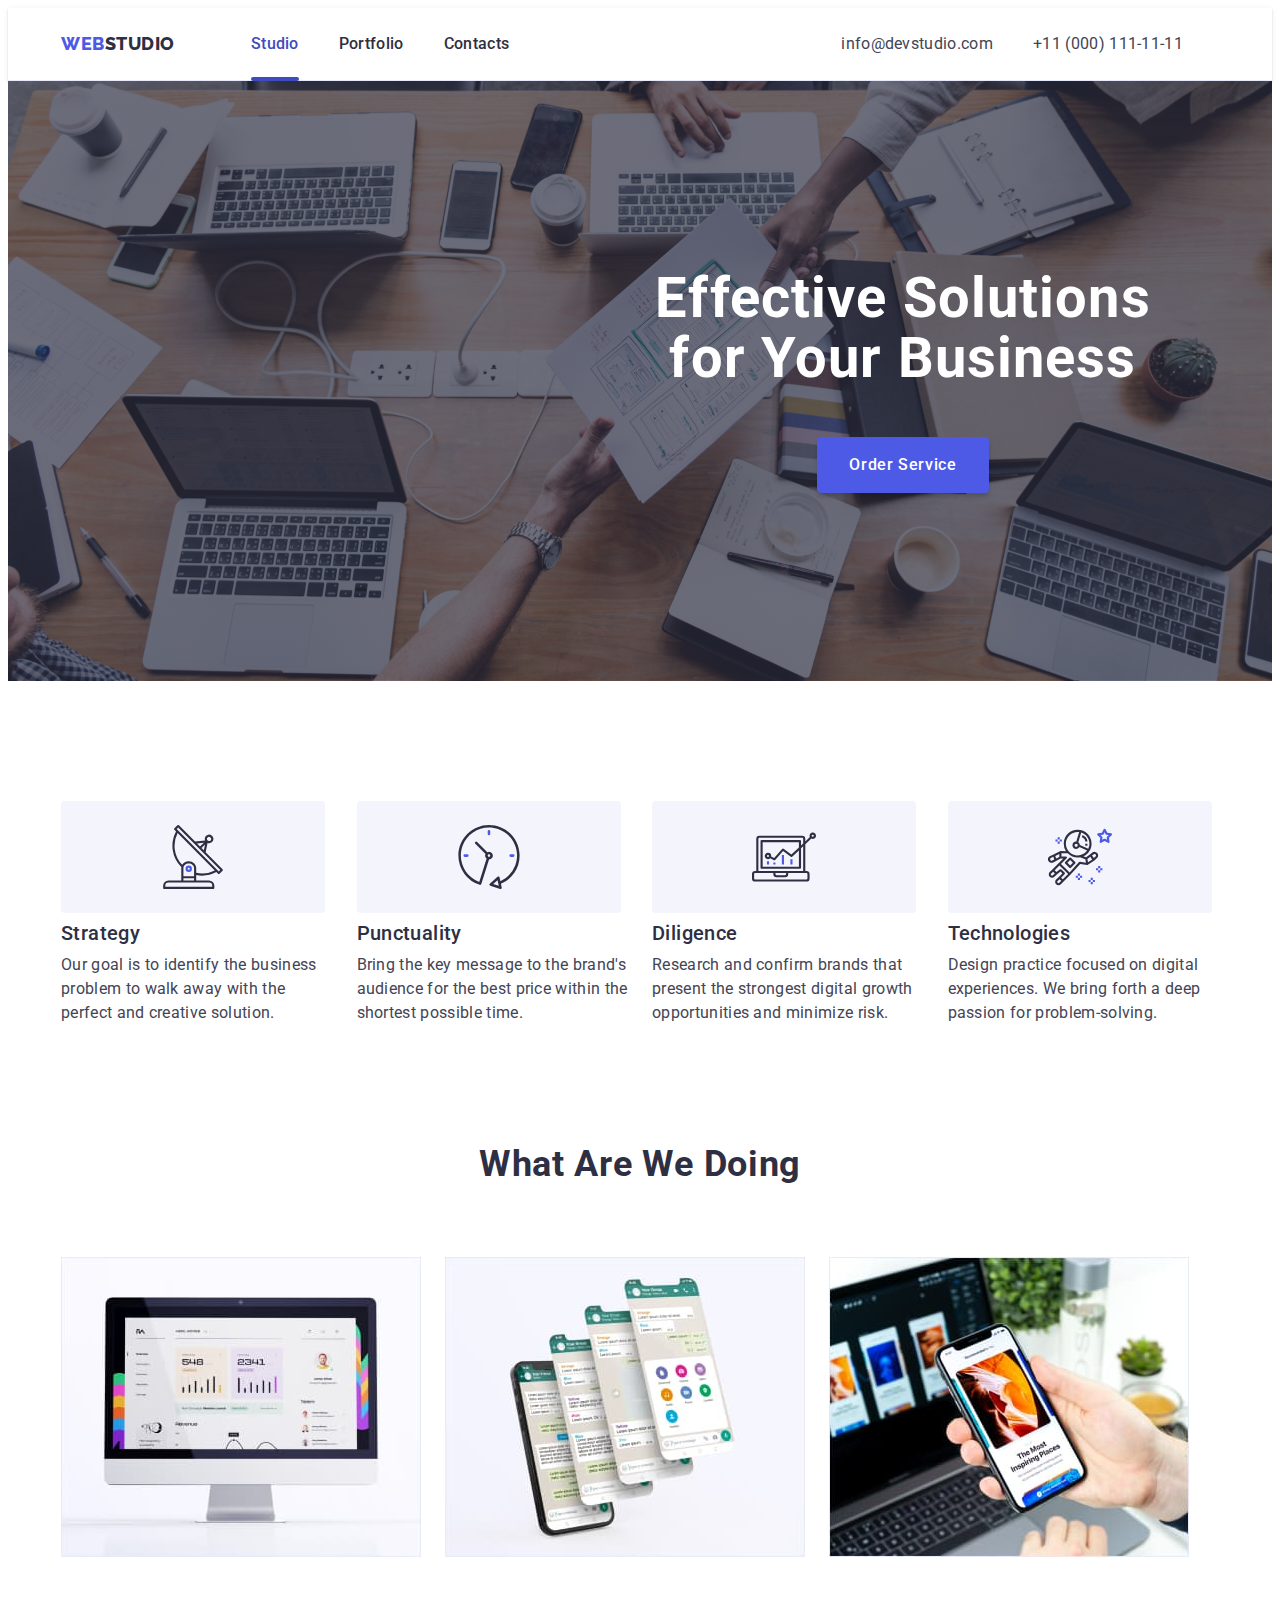
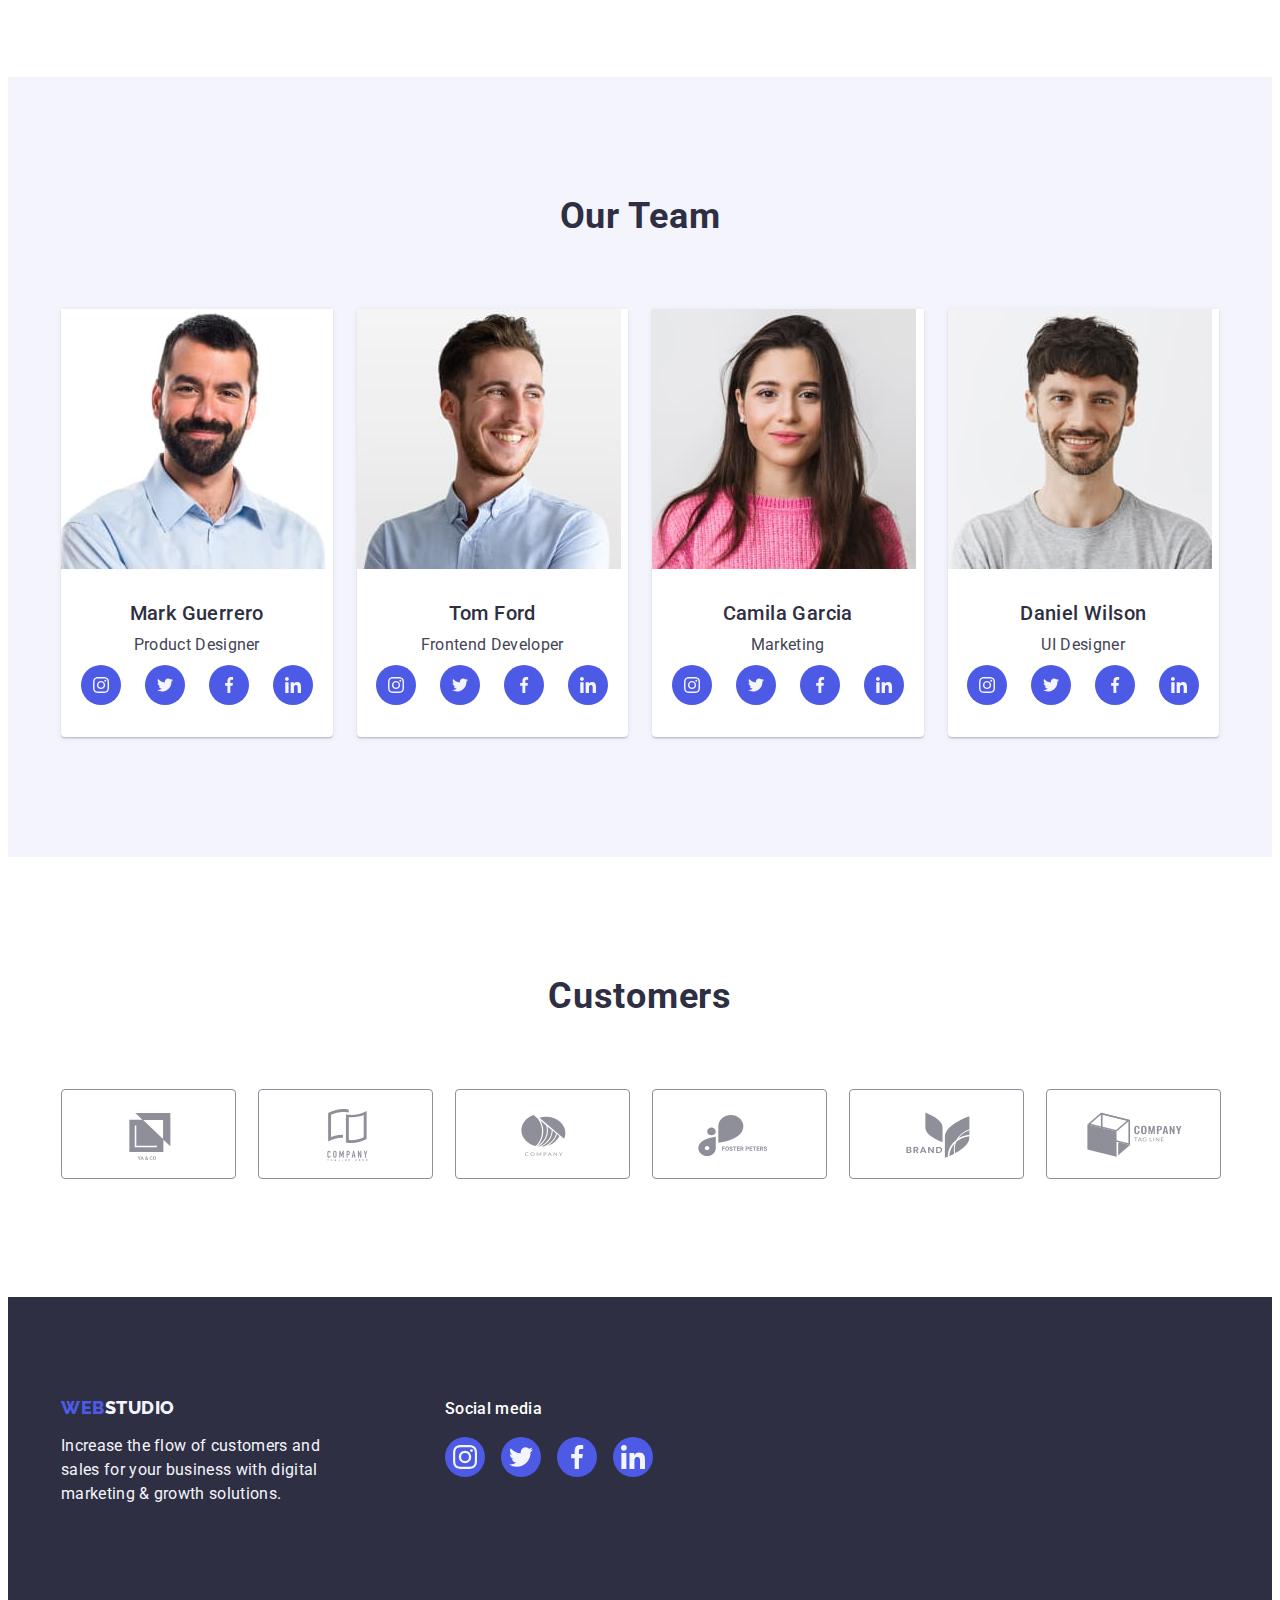
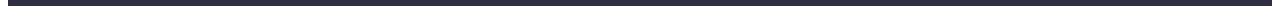
<file: index.html>
<!DOCTYPE html>
<html lang="en">
<head>
    <meta charset="UTF-8">
    <meta http-equiv="X-UA-Compatible" content="IE=edge">
    <meta name="viewport" content="width=device-width, initial-scale=1.0">
    <link rel="preconnect" href="https://fonts.googleapis.com">
    <link rel="preconnect" href="https://fonts.gstatic.com" crossorigin>
    <link href="https://fonts.googleapis.com/css2?family=Raleway:wght@800&family=Roboto:wght@400;500;700&display=swap"
        rel="stylesheet">
    <title>Web Studio</title>
    <link rel="stylesheet" href="https://cdnjs.cloudflare.com/ajax/libs/modern-normalize/2.0.0/modern-normalize.min.css"
        integrity="sha512-4xo8blKMVCiXpTaLzQSLSw3KFOVPWhm/TRtuPVc4WG6kUgjH6J03IBuG7JZPkcWMxJ5huwaBpOpnwYElP/m6wg=="
        crossorigin="anonymous" referrerpolicy="no-referrer" />
    <link rel="stylesheet" href="./css/styles.css">
</head>
<body>
    <header class="header">
        <div class="container header-container">
            <nav class="header-navigation list">
            <a href="./index.html" class="header-logo link">Web<span class="header-logo-sp">Studio</span></a>
            <ul class="main-list list">
                <li class="header-menu-item link"><a class="header-menu link current" href="./index.html">Studio</a></li>
                <li class="header-menu-item link"><a class="header-menu link " href="./portfolio.html">Portfolio</a></li>
                <li class="header-menu-item link"><a class="header-menu link " href="">Contacts</a></li>
            </ul>
            </nav>
            <address class="address">
            <ul class="address-list list">
                <li class="header-address-item link"><a class="header-address link" href="mailto:info@devstudio.com">info@devstudio.com</a></li>
                <li class="header-address-item link"><a class="header-address link" href="tel:+110001111111">+11 (000) 111-11-11</a></li>
            </ul>
            </address>
        </div>
    </header>

    <main>
        <section class="hero">
            <div class="container hero-container">
                <h1 class="hero-title">Effective Solutions for Your Business </h1>
                <button type="button" class="hero-btn" data-modal-open>Order Service</button>
            </div>
        </section>
        <section class="benefits">
            <div class="container">
                <h2 hidden class="visually-hidden">Our advantages</h2>
                <ul class="benefits-list list">
                    <li class="benefits-item">
                        <div class="benefits-item-con">
                            <svg class="benefits-itom-icon" width="64" height="64">
                                <use href="./images/icons.svg#icon-antenna-1"></use>
                            </svg>
                        </div>
                        <h3 class="benefits-subtitle">Strategy</h3>
                        <p class="benefits-item-text">Our goal is to identify the business
                        problem to walk away with the perfect and creative solution.</p>
                    </li>
                    <li class="benefits-item">
                        <div class="benefits-item-con">
                            <svg class="benefits-itom-icon" width="64" height="64">
                                <use href="./images/icons.svg#icon-clock-1"></use>
                            </svg>
                        </div>
                        <h3 class="benefits-subtitle">Punctuality</h3>
                        <p class="benefits-item-text">Bring the key message to the brand's audience for the best price within the shortest possible time.</p>
                    </li>
                    <li class="benefits-item">
                        <div class="benefits-item-con">
                            <svg class="benefits-itom-icon" width="64" height="64">
                                <use href="./images/icons.svg#icon-diagram-1"></use>
                            </svg>
                        </div>
                        <h3 class="benefits-subtitle">Diligence</h3>
                        <p class="benefits-item-text">Research and confirm brands that present the strongest digital growth opportunities and minimize risk.</p>
                    </li>
                    <li class="benefits-item">
                        <div class="benefits-item-con">
                            <svg class="benefits-itom-icon" width="64" height="64">
                                <use href="./images/icons.svg#icon-astronaut-1"></use>
                            </svg>
                        </div>
                        <h3 class="benefits-subtitle">Technologies</h3>
                        <p class="benefits-item-text">Design practice focused on digital experiences. We bring forth a deep passion for problem-solving.</p>
                    </li>
                </ul>
            </div>
        </section>
        <section class="our-activity">
            <div class="container">
                <h2 class="activity">What are we doing</h2>
                <ul class="activity-list list">
                    <li class="activity-item"><img src="./images/img1.jpg" alt="computer screen" width="360" height="300"/></li>
                    <li class="activity-item"><img src="./images/img2.jpg" alt="many smartphone windows" width="360" height="300"/></li>
                    <li class="activity-item"><img src="./images/img3.jpg" alt="smartphone screen" width="360" height="300"/></li>
                </ul>
            </div>
        </section>
        <section class="team">
            <div class="container">
                <h2 class="team-title">Our Team</h2>
                <ul class="team-list list">
                    <li class="team-item">
                        <img src="./images/MarkGuerrero.jpg" alt="Mark Guerrero" width="264" height="260"/>
                            <div class="container-team">
                            <h3 class="team-subtitle">Mark Guerrero</h3>
                            <p class="team-item-text">Product Designer</p>
                            <ul class="soc-icon">
                                <li class="soc-icon-team">
                                    <a class="sending" href="">
                                        <svg class="icons-soc" width="16" height="16">
                                            <use href="./images/icons.svg#icon-instagram"></use>
                                        </svg>
                                    </a>
                                </li>
                                <li class="soc-icon-team">
                                    <a class="sending" href="">
                                        <svg class="icons-soc" width="16" height="16">
                                            <use href="./images/icons.svg#icon-twitter"></use>
                                        </svg>
                                    </a>
                                </li>
                                <li class="soc-icon-team">
                                    <a class="sending" href="">
                                        <svg class="icons-soc" width="16" height="16">
                                            <use href="./images/icons.svg#icon-facebook"></use>
                                        </svg>
                                    </a>
                                </li>
                                <li class="soc-icon-team">
                                    <a class="sending" href="">
                                        <svg class="icons-soc" width="16" height="16">
                                            <use href="./images/icons.svg#icon-linkedin"></use>
                                        </svg>
                                    </a>
                                </li>
                            </ul>
                            </div>
                    </li>
                    <li class="team-item">
                        <img src="./images/TomFord.jpg" alt="Tom Ford" width="264" height="260"/>
                            <div class="container-team">
                                <h3 class="team-subtitle">Tom Ford</h3>
                                <p class="team-item-text">Frontend Developer</p>
                                <ul class="soc-icon">
                                    <li class="soc-icon-team">
                                        <a class="sending" href="">
                                            <svg class="icons-soc" width="16" height="16">
                                                <use href="./images/icons.svg#icon-instagram"></use>
                                            </svg>
                                        </a>
                                    </li>
                                    <li class="soc-icon-team">
                                        <a class="sending" href="">
                                            <svg class="icons-soc" width="16" height="16">
                                                <use href="./images/icons.svg#icon-twitter"></use>
                                            </svg>
                                        </a>
                                    </li>
                                    <li class="soc-icon-team">
                                        <a class="sending" href="">
                                            <svg class="icons-soc" width="16" height="16">
                                                <use href="./images/icons.svg#icon-facebook"></use>
                                            </svg>
                                        </a>
                                    </li>
                                    <li class="soc-icon-team">
                                        <a class="sending" href="">
                                            <svg class="icons-soc" width="16" height="16">
                                                <use href="./images/icons.svg#icon-linkedin"></use>
                                            </svg>
                                        </a>
                                    </li>
                                </ul>
                            </div>
                    </li>
                    <li class="team-item">
                        <img src="./images/CamilaGarcia.jpg" alt="Camila Garcia" width="264" height="260"/>
                            <div class="container-team">
                                <h3 class="team-subtitle">Camila Garcia</h3>
                                <p class="team-item-text">Marketing</p>
                                <ul class="soc-icon">
                                    <li class="soc-icon-team">
                                        <a class="sending" href="">
                                            <svg class="icons-soc" width="16" height="16">
                                                <use href="./images/icons.svg#icon-instagram"></use>
                                            </svg>
                                        </a>
                                    </li>
                                    <li class="soc-icon-team">
                                        <a class="sending" href="">
                                            <svg class="icons-soc" width="16" height="16">
                                                <use href="./images/icons.svg#icon-twitter"></use>
                                            </svg>
                                        </a>
                                    </li>
                                    <li class="soc-icon-team">
                                        <a class="sending" href="">
                                            <svg class="icons-soc" width="16" height="16">
                                                <use href="./images/icons.svg#icon-facebook"></use>
                                            </svg>
                                        </a>
                                    </li>
                                    <li class="soc-icon-team">
                                        <a class="sending" href="">
                                            <svg class="icons-soc" width="16" height="16">
                                                <use href="./images/icons.svg#icon-linkedin"></use>
                                            </svg>
                                        </a>
                                    </li>
                                </ul>
                            </div>
                    </li>
                    <li class="team-item">
                        <img src="./images/DanielWilson.jpg" alt="Daniel Wilson" width="264" height="260"/>
                            <div class="container-team">
                                <h3 class="team-subtitle">Daniel Wilson</h3>
                                <p class="team-item-text">UI Designer</p>
                                <ul class="soc-icon">
                                    <li class="soc-icon-team">
                                        <a class="sending" href="">
                                            <svg class="icons-soc" width="16" height="16">
                                                <use href="./images/icons.svg#icon-instagram"></use>
                                            </svg>
                                        </a>
                                    </li>
                                    <li class="soc-icon-team">
                                        <a class="sending" href="">
                                            <svg class="icons-soc" width="16" height="16">
                                                <use href="./images/icons.svg#icon-twitter"></use>
                                            </svg>
                                        </a>
                                    </li>
                                    <li class="soc-icon-team">
                                        <a class="sending" href="">
                                            <svg class="icons-soc" width="16" height="16">
                                                <use href="./images/icons.svg#icon-facebook"></use>
                                            </svg>
                                        </a>
                                    </li>
                                    <li class="soc-icon-team">
                                        <a class="sending" href="">
                                            <svg class="icons-soc" width="16" height="16">
                                                <use href="./images/icons.svg#icon-linkedin"></use>
                                            </svg>
                                        </a>
                                    </li>
                                </ul>
                            </div>
                    </li>
                </ul>
            </div>
        </section>
        <section class="customers">
            
            <div class="container">
                <h2 class="coustomers-title">Customers</h2>
                <ul class="coustomers-list">
                    <li class="coustomers-item">
                        <a class="companies" href="">
                            <svg class="company" width="104" height="56">
                                <use href="./images/icons.svg#icon-Logo"></use>
                            </svg>
                        </a>
                    </li>
                    <li class="coustomers-item">
                        <a class="companies" href="">
                            <svg class="company" width="104" height="56">
                                <use href="./images/icons.svg#icon-Logo-1"></use>
                            </svg>
                        </a>
                    </li>
                    <li class="coustomers-item">
                        <a class="companies" href="">
                            <svg class="company" width="104" height="56">
                                <use href="./images/icons.svg#icon-Logo-2"></use>
                            </svg>
                        </a>
                    </li>
                    <li class="coustomers-item">
                        <a class="companies" href="">
                            <svg class="company" width="104" height="56">
                                <use href="./images/icons.svg#icon-Logo-3"></use>
                            </svg>
                        </a>
                    </li>
                    <li class="coustomers-item">
                        <a class="companies" href="">
                            <svg class="company" width="104" height="56">
                                <use href="./images/icons.svg#icon-Logo-4"></use>
                            </svg>
                        </a>
                    </li>
                    <li class="coustomers-item">
                        <a class="companies" href="">
                            <svg class="company" width="104" height="56">
                                <use href="./images/icons.svg#icon-Logo-5"></use>
                            </svg>
                        </a>
                    </li>
                </ul>
            </div>

        </section>
    </main>
    <footer class="footer">
        <div class="footer-container container">
            <div class="footer-container-left">
            <a href="./index.html" class="footer-logo link">Web<span class="fotter-logo-sp">Studio</span></a>
            <p class="footer-text">
                Increase the flow of customers and sales for your business with digital marketing & growth solutions.
            </p> 
            </div>           
            <div class="footer-social">
                <p class="footer-main">Social media</p>
            
            <ul class="footer-list">
                <li class="footer-icons">
                    <a class="icons" href="">
                        <svg class="icons-footer" width="24" height="24">
                            <use href="./images/icons.svg#icon-instagram"></use>
                        </svg>
                    </a>
                </li>
                <li class="footer-icons">
                    <a class="icons" href="">
                        <svg class="icons-footer" width="24" height="24">
                            <use href="./images/icons.svg#icon-twitter"></use>
                        </svg>
                    </a>
                </li>
                <li class="footer-icons">
                    <a class="icons" href="">
                        <svg class="icons-footer" width="24" height="24">
                            <use href="./images/icons.svg#icon-facebook"></use>
                        </svg>
                    </a>
                </li>
                <li class="footer-icons">
                    <a class="icons" href="">
                        <svg class="icons-footer" width="24" height="24">
                            <use href="./images/icons.svg#icon-linkedin"></use>
                        </svg>
                    </a>
                </li>
            </ul>
            </div>
            
        </div>
    </footer>
    <div class="backdrop is-hidden" data-modal>
        <div class="modal">
            <button type="button" class="modal-btn" data-modal-close>
                <svg class="button-icon" width="8" height="8">
                    <use href="./images/icons.svg#icon-close-black"></use>
                </svg>
            </button>
        </div>
    </div>
    <script src="./js/modal.js"></script>
</body>
</html>
</file>
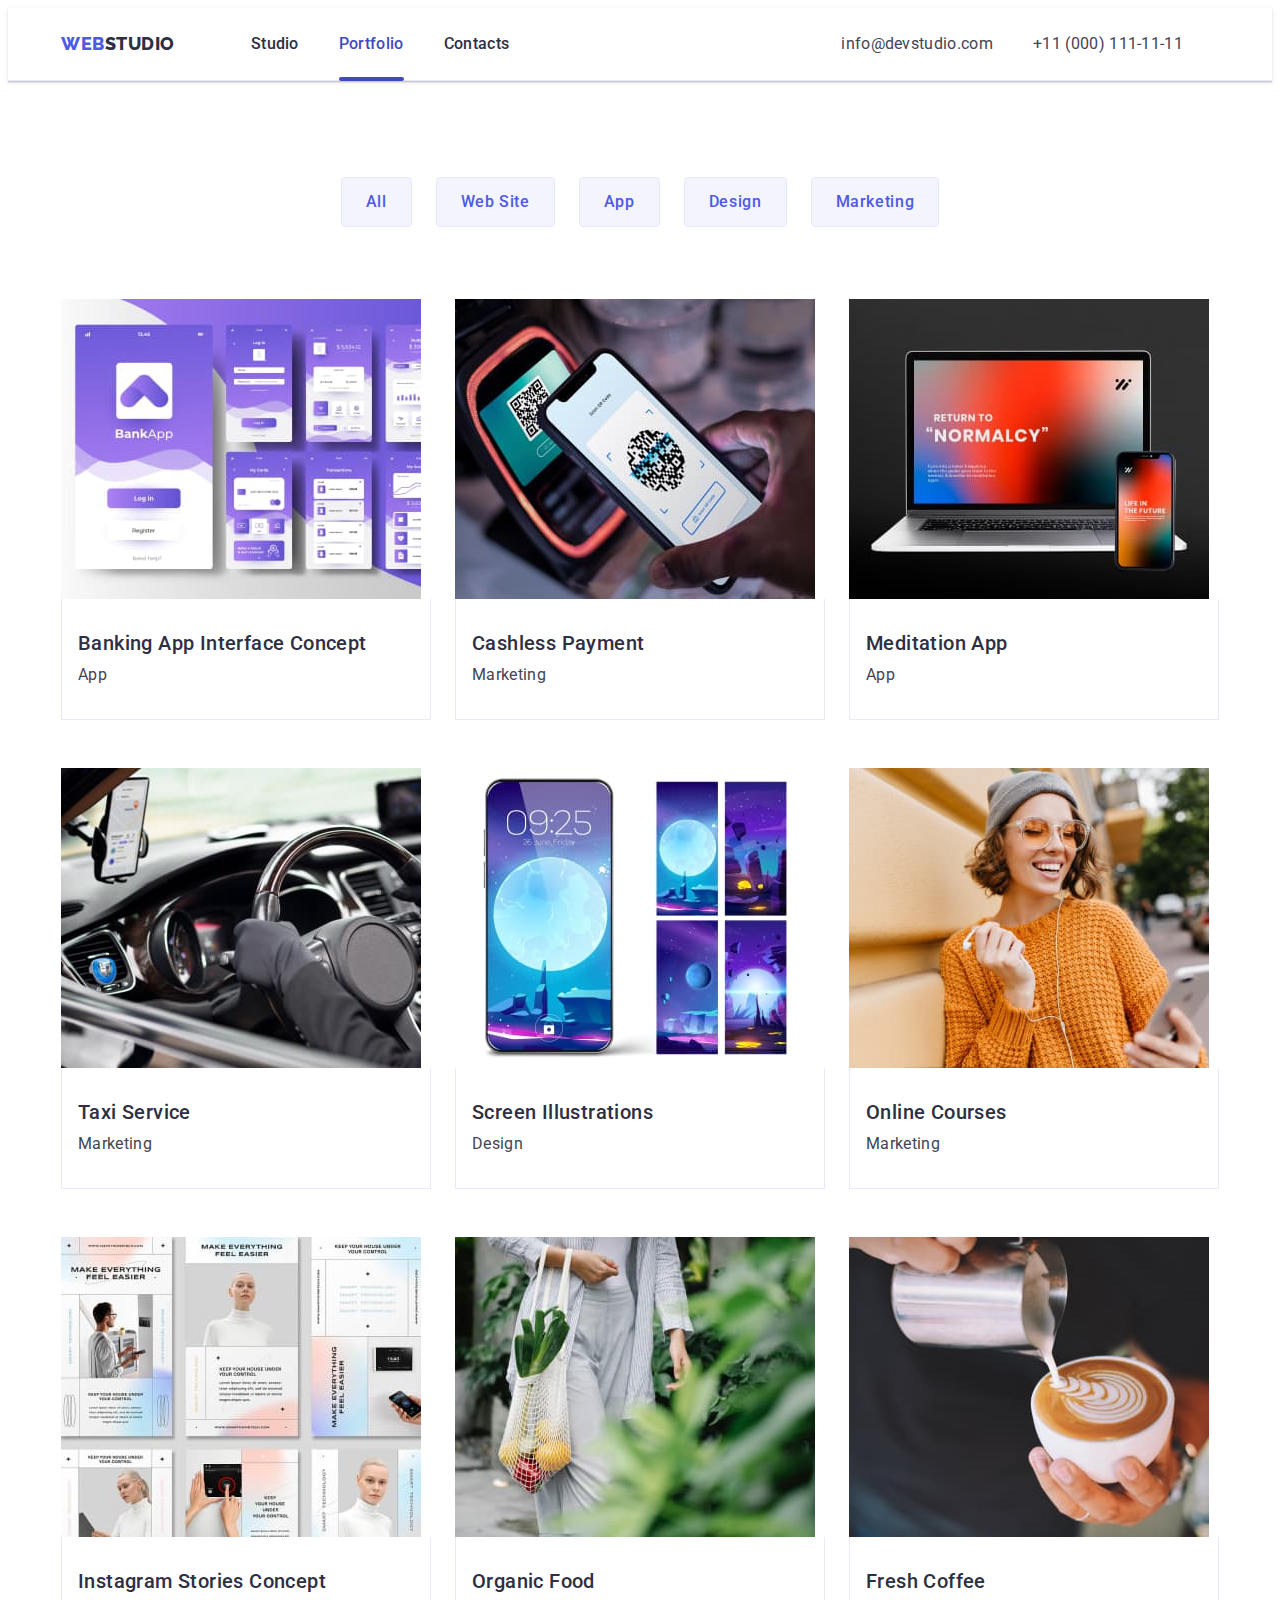
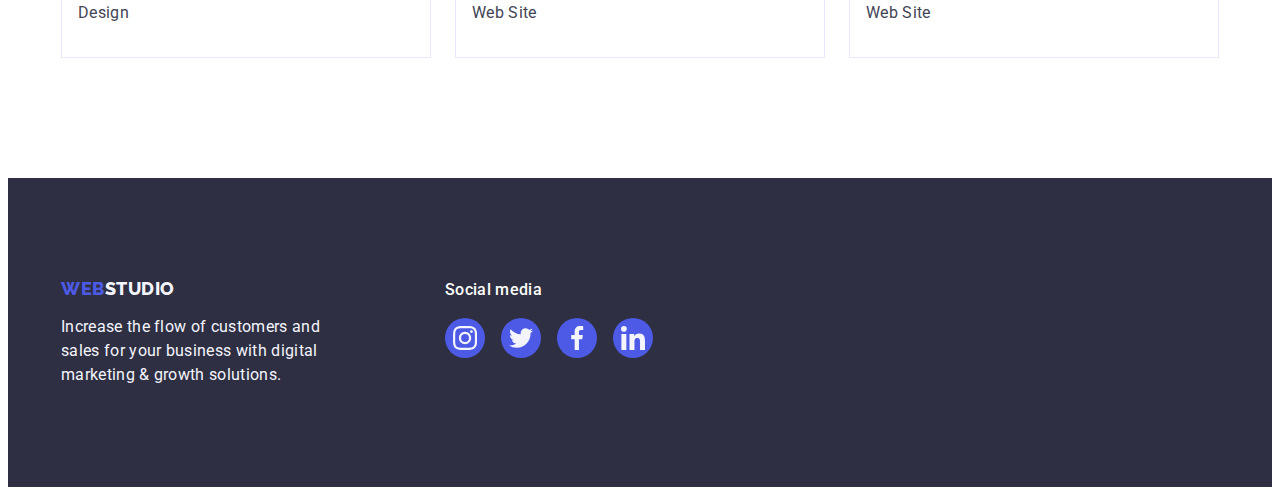
<file: portfolio.html>
<!DOCTYPE html>
<html lang="en">

<head>
    <meta charset="UTF-8">
    <meta http-equiv="X-UA-Compatible" content="IE=edge">
    <meta name="viewport" content="width=device-width, initial-scale=1.0">
    <link rel="preconnect" href="https://fonts.googleapis.com">
    <link rel="preconnect" href="https://fonts.gstatic.com" crossorigin>
    <link href="https://fonts.googleapis.com/css2?family=Raleway:wght@800&family=Roboto:wght@400;500;700&display=swap"
        rel="stylesheet">
    <title>Web Studio</title>
    <link rel="stylesheet" href="https://cdnjs.cloudflare.com/ajax/libs/modern-normalize/2.0.0/modern-normalize.min.css"
        integrity="sha512-4xo8blKMVCiXpTaLzQSLSw3KFOVPWhm/TRtuPVc4WG6kUgjH6J03IBuG7JZPkcWMxJ5huwaBpOpnwYElP/m6wg=="
        crossorigin="anonymous" referrerpolicy="no-referrer" />
    <link rel="stylesheet" href="./css/styles.css">
</head>

<body>
    <header class="header">
        <div class="container header-container">
            <nav class="header-navigation list">
                <a href="./index.html" class="header-logo link">Web<span class="header-logo-sp">Studio</span></a>
                <ul class="main-list list">
                    <li class="header-menu-item link"><a class="header-menu link" href="./index.html">Studio</a></li>
                    <li class="header-menu-item link"><a class="header-menu link current" href="./portfolio.html">Portfolio</a></li>
                    <li class="header-menu-item link"><a class="header-menu link" href="">Contacts</a></li>
                </ul>
            </nav>
            <address class="address">
                <ul class="address-list list">
                    <li class="header-address-item link"><a class="header-address link"
                            href="mailto:info@devstudio.com">info@devstudio.com</a></li>
                    <li class="header-address-item link"><a class="header-address link" href="tel:+110001111111">+11 (000)
                            111-11-11</a></li>
                </ul>
            </address>
        </div>
    </header>

    <main>
            <section class="categories">
                <div class="container">
                    <h1 hidden class="visually-hidden">Categories</h1>
                    <ul class="categories-list list">
                        <li class="categories-item"><button type="button" class="categories-btn">All</button></li>
                        <li class="categories-item"><button type="button" class="categories-btn">Web Site</button></li>
                        <li class="categories-item"><button type="button" class="categories-btn">App</button></li>
                        <li class="categories-item"><button type="button" class="categories-btn">Design</button></li>
                        <li class="categories-item"><button type="button" class="categories-btn">Marketing</button></li>
                    </ul>
                
                     <ul class="cateries-photo list">
                        <li class="categoties-link link">
                            <a href="./index.html" class="product link">
                                <div class="product-cover-div">
                                <img src="./images/banking-img.jpg" alt="banking app" width="360" height="300" />
                                <!-- <div class="product-cover-block"> -->
                                    <p class="product-cover-title">14 Stylish and User-Friendly App Design Concepts · Task Manager App · Calorie Tracker App · Exotic Fruit Ecommerce App ·
                                    Cloud Storage App</p>
                                <!-- </div> -->
                                </div>
                                <div class="container-product">
                                <h2 class="product-subtitle">Banking App Interface Concept</h2>
                                <p class="product-text">App</p>
                                </div>
                            </a>
                        </li>
                        <li class="categoties-link link">
                            <a href="./index.html" class="product link">
                            <div class="product-cover-div">
                            <img src="./images/cashless-img.jpg" alt="Cashless Payment" width="360" height="300" />
                            <!-- <div class="product-cover-block"> -->
                                <p class="product-cover-title">14 Stylish and User-Friendly App Design Concepts · Task Manager App · Calorie Tracker
                                    App · Exotic Fruit Ecommerce App ·
                                    Cloud Storage App</p>
                            <!-- </div> -->
                            </div>
                            <div class="container-product">
                            <h2 class="product-subtitle">Cashless Payment</h2>
                            <p class="product-text">Marketing</p>
                            </div>
                            </a>
                        </li>
                        <li class="categoties-link link">
                            <a href="./index.html" class="product link">
                            <div class="product-cover-div">
                            <img src="./images/meditation-img.jpg" alt="Meditation App" width="360" height="300" />
                                <!-- <div class="product-cover-block"> -->
                                    <p class="product-cover-title">14 Stylish and User-Friendly App Design Concepts · Task Manager App · Calorie Tracker
                                        App · Exotic Fruit Ecommerce App ·
                                        Cloud Storage App</p>
                                <!-- </div> -->
                            </div>
                            <div class="container-product">
                            <h2 class="product-subtitle">Meditation App</h2>
                            <p class="product-text">App</p>
                            </div>
                            </a>
                        </li>
                        <li class="categoties-link link">
                            <a href="./index.html" class="product link">
                            <div class="product-cover-div">
                            <img src="./images/taxi-img.jpg" alt="Taxi Servic" width="360" height="300" />
                            <!-- <div class="product-cover-block"> -->
                                <p class="product-cover-title">14 Stylish and User-Friendly App Design Concepts · Task Manager App · Calorie Tracker
                                    App · Exotic Fruit Ecommerce App ·
                                    Cloud Storage App</p>
                            <!-- </div> -->
                            </div>
                            <div class="container-product">
                            <h2 class="product-subtitle">Taxi Service</h2>
                            <p class="product-text">Marketing</p>
                            </div>
                            </a>
                        </li>
                        <li class="categoties-link link">
                            <a href="./index.html" class="product link">
                            <div class="product-cover-div">
                            <img src="./images/scren-img.jpg" alt="Screen Illustrations" width="360" height="300" />
                            <!-- <div class="product-cover-block"> -->
                                <p class="product-cover-title">14 Stylish and User-Friendly App Design Concepts · Task Manager App · Calorie Tracker
                                    App · Exotic Fruit Ecommerce App ·
                                    Cloud Storage App</p>
                            <!-- </div> -->
                            </div>
                            <div class="container-product">
                            <h2 class="product-subtitle">Screen Illustrations</h2>
                            <p class="product-text">Design</p>
                            </div>
                            </a>
                        </li>
                        <li class="categoties-link link">
                            <a href="./index.html" class="product link">
                            <div class="product-cover-div">
                            <img src="./images/online-img.jpg" alt="Online Courses" width="360" height="300" />
                            <!-- <div class="product-cover-block"> -->
                                <p class="product-cover-title">14 Stylish and User-Friendly App Design Concepts · Task Manager App · Calorie Tracker
                                    App · Exotic Fruit Ecommerce App ·
                                    Cloud Storage App</p>
                            <!-- </div> -->
                            </div>
                            <div class="container-product">
                            <h2 class="product-subtitle">Online Courses</h2>
                            <p class="product-text">Marketing</p>
                            </div>
                            </a>
                        </li>
                        <li class="categoties-link link">
                            <a href="./index.html" class="product link">
                            <div class="product-cover-div">
                            <img src="./images/instagram-img.jpg" alt="Instagram Stories" width="360" height="300" />
                                <!-- <div class="product-cover-block"> -->
                                    <p class="product-cover-title">14 Stylish and User-Friendly App Design Concepts · Task Manager App · Calorie Tracker
                                        App · Exotic Fruit Ecommerce App ·
                                        Cloud Storage App</p>
                                <!-- </div> -->
                            </div>
                            <div class="container-product">
                            <h2 class="product-subtitle">Instagram Stories Concept</h2>
                            <p class="product-text">Design</p>
                            </div>
                            </a>
                        </li>
                        <li class="categoties-link link">
                            <a href="./index.html" class="product link">
                            <div class="product-cover-div">
                            <img src="./images/organicfood-img.jpg" alt="Organic Food" width="360" height="300" />
                            <!-- <div class="product-cover-block"> -->
                                <p class="product-cover-title">14 Stylish and User-Friendly App Design Concepts · Task Manager App · Calorie Tracker
                                    App · Exotic Fruit Ecommerce App ·
                                    Cloud Storage App</p>
                            <!-- </div> -->
                            </div>
                            <div class="container-product">
                            <h2 class="product-subtitle">Organic Food</h2>
                            <p class="product-text">Web Site</p>
                            </div>
                            </a>
                        </li>
                        <li class="categoties-link link">
                            <a href="./index.html" class="product link">
                            <div class="product-cover-div">
                            <img src="./images/freshcoffe-img.jpg" alt="Coffee" width="360" height="300" />
                            <!-- <div class="product-cover-block"> -->
                                <p class="product-cover-title">14 Stylish and User-Friendly App Design Concepts · Task Manager App · Calorie Tracker
                                    App · Exotic Fruit Ecommerce App ·
                                    Cloud Storage App</p>
                            <!-- </div> -->
                            </div>
                            <div class="container-product">
                            <h2 class="product-subtitle">Fresh Coffee</h2>
                            <p class="product-text">Web Site</p>
                            </div>
                            </a>
                        </li>
                </ul>
            </div>
    </section>
    </main>
    <footer class="footer">
        <div class="footer-container container">
            <div class="footer-container-left">
                <a href="./index.html" class="footer-logo link">Web<span class="fotter-logo-sp">Studio</span></a>
                <p class="footer-text">
                    Increase the flow of customers and sales for your business with digital marketing & growth solutions.
                </p>
            </div>
            <div class="footer-social">
                <p class="footer-main">Social media</p>
        
                <ul class="footer-list">
                    <li class="footer-icons">
                        <a class="icons" href="">
                            <svg class="icons-footer" width="24" height="24">
                                <use href="./images/icons.svg#icon-instagram"></use>
                            </svg>
                        </a>
                    </li>
                    <li class="footer-icons">
                        <a class="icons" href="">
                            <svg class="icons-footer" width="24" height="24">
                                <use href="./images/icons.svg#icon-twitter"></use>
                            </svg>
                        </a>
                    </li>
                    <li class="footer-icons">
                        <a class="icons" href="">
                            <svg class="icons-footer" width="24" height="24">
                                <use href="./images/icons.svg#icon-facebook"></use>
                            </svg>
                        </a>
                    </li>
                    <li class="footer-icons">
                        <a class="icons" href="">
                            <svg class="icons-footer" width="24" height="24">
                                <use href="./images/icons.svg#icon-linkedin"></use>
                            </svg>
                        </a>
                    </li>
                </ul>
            </div>
        
        </div>
    </footer>
</body>

</html>
</file>
<file: css/styles.css>
:root {
--title-color: #2E2F42;
--main-text-color: #434455;
--second-text-color: #ffffff;
--pressed-state: #404BBF;
--transition: 250ms cubic-bezier(0.4, 0, 0.2, 1);

}
p,h1,h2,h3,h4,h5,h6 {
    margin-top: 0;
    margin-bottom: 0;
}
body {
    font-family: 'Roboto', sans-serif;
    color: #434455;
    background-color:#FFFFFF;
}
a {
    text-decoration: none;
}
ul {
    list-style-type: none;
    margin-top: 0;
    margin-bottom: 0;
    padding-left: 0;
}
.link{
    text-decoration: none;
}
.list {
    list-style: none;
}
img {
    display: block;
}
.container {
    width: 1158px;
    padding-left: 15px;
    padding-right: 15px;
    margin: 0 auto;
}
.header {
    border-bottom: 1px solid #E7E9FC;
    box-shadow: 0px 2px 1px rgba(46, 47, 66, 0.08), 0px 1px 1px rgba(46, 47, 66, 0.16), 0px 1px 6px rgba(46, 47, 66, 0.08);
}
.header-logo {
    font-family: 'Raleway', sans-serif;
    font-style: normal;
    font-weight: 800;
    font-size: 18px;
    line-height: 1.17;
    letter-spacing: 0.03em;
    color: #4d5ae5;
    text-transform: uppercase;
    margin-right: 76px;
}
.header-logo span {
    color: #2E2F42;
}
.main-list {
    display: flex;
    gap: 40px;
}
.header-container {
    display: flex;
    align-items: center;

}
.header-navigation {
    display: flex;
    align-items: center;
justify-content:space-between;
}
.header-menu-item {
    font-weight: 500;
    font-size: 16px;
    line-height: 1.5;
    letter-spacing: 0.02em;
    color: var(--title-color);
    transition: color 250ms cubic-bezier(0.4, 0, 0.2, 1)
}
.header-menu-item:is(:hover, :focus) {
    color: var(--pressed-state);
}
.header-menu {
    display: block;
    color: var(--title-color);
    padding-top: 24px;
    padding-bottom: 24px;
    transition: color 250ms cubic-bezier(0.4, 0, 0.2, 1);

}
.header-menu:is(:hover, :focus) {
    color: var(--pressed-state);
}
.current {
    position: relative;
    color: #404bbf
}
.current::after {
    content: '';
    position: absolute;
    width: 100%;
    height: 4px;
    background-color: #404BBF;
    border-radius: 2px;
    left: 0;
    bottom: -1px;
}
.address {
    font-style: normal;
    margin-left: 332px;
}
.address-list {
    display: flex;
    gap: 40px;

}
.header-address{
    font-weight: 400;
    font-size: 16px;
    line-height: 1.5;
    letter-spacing: 0.02em;
    color: var(--main-text-color);
    font-style: normal;
    transition: color 250ms cubic-bezier(0.4, 0, 0.2, 1);
}
.header-address:is(:hover, :focus){
    color: var(--pressed-state);
}
.header-address-item {
transition: color 250ms cubic-bezier(0.4, 0, 0.2, 1)
}
.hero {
background-image: linear-gradient( rgba(46, 47, 66, 0.7), rgba(46, 47, 66, 0.7)), url(../images/people-office1.jpg);
background-repeat: no-repeat;
background-position: center;
background-size: cover;
text-align: center;
padding: 188px 0;
max-width: 1440px;
margin: 0 auto;
}
.hero-container {
    display: flex;
    flex-direction: column;
    padding: 0 316px;
    max-width: 1440px;
}
.hero-title {
        font-weight: 700;
        font-size: 56px;
        line-height: 1.07;
        letter-spacing: 0.02em;
        color: #FFFFFF;
        text-align: center;
        max-width: 496px ;
        margin-bottom: 48px;
        margin-left: auto;
        margin-right: auto;

}

.hero-btn {
        display: block;
        min-width: 169px;
        height: 56px;
       font-family: inherit;
        font-weight: 500;
        font-size: 16px;
        line-height: 1.5; 
        letter-spacing: 0.04em;
        color: #FFFFFF;
        cursor: pointer;
        text-align: center;
        background-color: #4D5AE5;
        border-radius: 4px;
        border: none;
        padding: 16px 32px;
        align-self: center;
        box-shadow: 0px 4px 4px  rgba(0, 0, 0, 0.15);
        transition: background-color 250ms cubic-bezier(0.4, 0, 0.2, 1);
}
.hero-btn:is(:hover, :focus){
    background-color: #404BBF
}
.advantages {
    visibility: hidden;
}
.benefits {
    padding-top: 120px;
    padding-bottom: 60px;
}
.benefits-list {
    display: flex;
    gap: 24px;
}
.benefits-subtitle {        
        font-weight: 500;
        font-size: 20px;
        line-height: 1.2;
        letter-spacing: 0.02em;
        color: var(--title-color);
        margin-bottom: 8px;
}
.benefits-item {
    width: calc((100% - 72px) /4);
}
.benefits-item-con {
    width: 264px;
    height: 112px;
    background: #F4F4FD;
    border-radius: 4px;
    margin-bottom: 8px;
    background-repeat: no-repeat;
    background-position: center;
    display: flex;
    align-items: center;
    justify-content: center;
}
.benefits-item-text {
        font-size: 16px;
        line-height: 1.5;
        letter-spacing: 0.02em;
        color: var(--main-text-color);
}
.our-activity{
    padding-top: 60px;
    padding-bottom: 120px;
    
}
.activity {
        font-weight: 700;
        font-size: 36px;
        line-height: 1.11;
        letter-spacing: 0.02em;
        color: var(--title-color);
        text-align: center;
        text-transform: capitalize;
        margin-bottom: 72px;
}
.activity-list {
    display: flex;
    gap:24px;
}
.activity.item {
    width: calc((100% - 24px *2) /3);
}
.team {
    background-color: #F4F4FD;
    padding-bottom: 120px;
    padding-top: 120px;
}

.team-title {
        font-weight: 700;
        font-size: 36px;
        line-height: 1.11;
        letter-spacing: 0.02em;
        color: var(--title-color);
        text-align: center;
        text-transform: capitalize;
        margin-bottom: 72px;
}
.team-list {
    display: flex;
    gap: 24px;
}


.team-item { 
       background-color: #FFFFFF;
       width: calc((100% - 24px * 3) / 4);
        border-radius: 0px 0px 4px 4px;
        box-shadow: 0px 1px 6px rgba(46, 47, 66, 0.08),
            0px 1px 1px rgba(46, 47, 66, 0.16),
            0px 2px 1px rgba(46, 47, 66, 0.08);
    }
.container-team {
    padding: 32px 0 32px
}

.team-subtitle {
        font-weight: 500;
        font-size: 20px;
        line-height: 1.2;
        letter-spacing: 0.02em;
        text-align: center;
        color: var(--title-color);
        margin-bottom: 8px;


}

.team-item-text {
        font-size: 16px;
        line-height: 1.5;
        letter-spacing: 0.02em;
        text-align: center;
        color: var(--main-text-color);
        padding-bottom: 8px;
}
.soc-icon {
    justify-content: center;
    gap: 24px;
    display: flex;
}

.soc-icon-team {

}

.sending {
    width: 100%;
    height: 100%;
    background-color: #4D5AE5;
    width: 40px;
    height: 40px;
    border-radius: 50%;
    display: flex;
    align-items: center; justify-content: center;    
    transition: background-color 250ms cubic-bezier(0.4, 0, 0.2, 1);
}
.sending:hover {
background-color: #404bbf;
border-color: #404bbf;
color: #404bbf;
}
.sending:focus {
    background-color: #404bbf;
    border-color: #404bbf;
    color: #404bbf;
}

.icons-soc {
    fill:#F4F4FD;
}
.customers {
    padding-top: 120px;
    padding-bottom: 120px;
}
.coustomers-title {
    font-weight: 700;
    font-size: 36px;
    line-height: 111%;
    text-align: center;
    letter-spacing: 0.02em;
    color: #2E2F42;
    margin-bottom: 72px

}
.coustomers-list {
    display: flex;
    gap: 24px;
    justify-content: center;
    align-items: center;
}
.coustomers-item {
    width: calc((100% - 120px) / 6);
    height: 88px;
    border-radius: 4px;
    transition: color 250ms linear;
    transition-timing-function: (0.4, 0, 0.2, 1);
    transition: border-color 250ms cubic-bezier(0.4, 0, 0.2, 1),
        color 250ms cubic-bezier(0.4, 0, 0.2, 1);
}

.companies {
    width: 100%;
    height: 100%;
    display: flex;
    align-items: center;
    justify-content: center;
    transition: color 250ms linear;
    transition-timing-function: (0.4, 0, 0.2, 1);
    border: 1px solid #8e8f99;
    border-radius: 4px;
    color:#8e8f99;
    transition: border-color 250ms cubic-bezier(0.4, 0, 0.2, 1),
        color 250ms cubic-bezier(0.4, 0, 0.2, 1);
}
.companies:is(:hover, :focus) {
    border-color: #404bbf;
    color: #404bbf;

}
.company {
    fill: currentColor;
}
.footer{
        background-color: #2E2F42;
        padding-top: 100px;
        padding-bottom: 100px;
}
.footer-logo {
    font-family: 'Raleway', sans-serif;
    font-style: normal;
    font-weight: 800;
    font-size: 18px;
    line-height: 1.17;
    letter-spacing: 0.03em;
    color: #4D5AE5;
    text-transform: uppercase;
    display: inline-block;
    margin-bottom: 16px;
}
.footer-logo span{
    color: #F4F4FD;
}
.footer-text {
        font-size: 16px;
        line-height: 1.5;
        letter-spacing: 0.02em;
        color: #F4F4FD;
        max-width: 264px;
}
.footer-container {
    display: flex;
    align-items: baseline;
}
.footer-container-left {
    margin-right: 120px;
}
.footer-main{
    font-weight: 500;
    font-size: 16px;
    line-height: 150%;
    letter-spacing: 0.02em;
    color: #FFFFFF;
    margin-bottom: 16px;
}
.footer-list {
    display: flex;
    gap: 16px;

}
.footer-icons {
    width: 40px;
    height: 40px;
}
.icons {
    width: 100%;
    height: 100%;
    background-color: #4d5ae5;
    border-radius: 50%;
    display: flex;
    align-items: center;
    justify-content: center;
    transition: background-color 250ms cubic-bezier(0.4, 0, 0.2, 1);
}
.icons:is(:hover, :focus) {
    background-color: #31d0aa;
}
.icons-footer {
    fill:#f4f4fd;
}
.categories {
    padding-top: 96px;
    padding-bottom: 120px;
}
.categories-list {
    display: flex;
    gap: 24px;
    justify-content: center;
    margin-bottom: 72px;
}
.categories-btn { 
        font-family: 'Roboto', sans-serif;
        font-style: normal;
        font-weight: 500;
        font-size: 16px;
        line-height: 1.5;
        letter-spacing: 0.04em;
        color: #4D5AE5;
        cursor: pointer;
        background-color: #F4F4FD;
        border: 1px solid #E7E9FC;
        border-radius: 4px;
        padding: 12px 24px;
        transition: color 250ms cubic-bezier(0.4, 0, 0.2, 1),
            background-color 250ms cubic-bezier(0.4, 0, 0.2, 1),
            border-color 250ms cubic-bezier(0.4, 0, 0.2, 1),
            box-shadow 250ms cubic-bezier(0.4, 0, 0.2, 1);
        
    }
.categories-btn:is(:hover, :focus){
    border: 1px solid transparent;
}


.categories-btn:is(:hover, :focus) {
    color: #FFFFFF;
    background-color:#404BBF;
    box-shadow: 0px 3px 1px rgba(0, 0, 0, 0.1), 0px 2px 1px rgba(0, 0, 0, 0.08), 0px 2px 2px rgba(0, 0, 0, 0.12);
}
.cateries-photo {
    display: flex;
    flex-wrap: wrap;
    gap: 24px;
    row-gap: 48px;
}
.categoties-link {
    width: calc((100% - 24px * 2) / 3);

}
.categoties-link:hover .product-cover-block {
    transform: translate(0);
}
.container-product {
    padding: 32px 16px;
    border: 1px solid #e7e9fc;
    border-top: none;
}

 

.product-subtitle {
        font-weight: 500;
        font-size: 20px;
        line-height: 1.2;
        letter-spacing: 0.02em;
        color: var(--title-color);
        margin-bottom: 8px
}
.product {
    display: block;
    transition: box-shadow 250ms cubic-bezier(0.4, 0, 0.2, 1);

}
.product:is(:hover, :focus) {
    box-shadow:0px 1px 6px rgba(46, 47, 66, 0.08), 0px 1px 1px rgba(46, 47, 66, 0.16), 0px 2px 1px rgba(46, 47, 66, 0.08);
    /* transform: translateY(0%); */
}
.product:hover .product-cover-title,
.product:focus .product-cover-title {
    transform: translateY(0);
}
.product-text {
        font-weight: 400;
        font-size: 16px;
        line-height: 1.5;
        letter-spacing: 0.02em;
        color: var(--main-text-color);


}
.product-text:is(:hover, :focus) {
    transform: translateY(0%);

}
.product-cover-title {
    position: absolute;
    font-weight: 400;
        font-size: 16px;
        line-height: 150%;
        letter-spacing: 0.02em;
        color: #F4F4FD;
        top: 0;
        height: 100%;
        width: 100%;
        transform: translateY(100%);
        transition: transform 250ms cubic-bezier(0.4, 0, 0.2, 1);
        padding: 40px 32px;
        background-color: #4d5ae5;
        overflow: auto;

}

.product-cover-block {
    position: absolute;
    background-color: #4D5AE5;
    top: 0;
    left: 0;
    padding: 40px 32px 164px 32px;
    transform: translateY(100%);
    transition: transform 250ms linear;
    transition-timing-function: (0.4, 0, 0.2, 1);
}
.product-cover-div {
     position: relative;
     overflow: hidden;
}

.visually-hidden {
        position: absolute;
        width: 1px;
        height: 1px;
        margin: -1px;
        border: 0;
        padding: 0;
        white-space: nowrap;
        clip-path: inset(100%);
        clip: rect(0 0 0 0);
        overflow: hidden;
}
.backdrop {
    position: fixed;
    top: 0;
    z-index: 2;
    width: 100%;
    height: 100%;
    background-color: #2E2F4266;
    transition: opacity var(--transition), visibility var(--transition);
}
.backdrop.is-hidden .modal {
    transform: translate(-50%, -50%) scale(0);
}
.modal { 
    position: absolute;
    top: 50%;
    left: 50%;
    transform: translate(-50%, -50%) scale(1);
    transition: transform var(--transition);
    width: 408px;
    min-height: 584px;
    background-color: #FCFCFC;
    border-radius: 4px;
    box-shadow:  0px 1px 1px rgba(0, 0, 0, 0.14), 0px 1px 3px rgba(0, 0, 0, 0.12), 0px 2px 1px rgba(0, 0, 0, 0.2);
}
.modal-btn {
    background-color: #E7E9FC;
    border: 1px solid rgba(0, 0, 0, 0.1);
    border-radius: 50%;
    position: absolute;
    top: 24px;
    right: 24px;
    width: 24px;
    height: 24px;
    display: flex;
    align-items: center;
    justify-content: center;
    padding: 0;
    cursor: pointer;
    transition: background-color 250ms cubic-bezier(0.4, 0, 0.2, 1), border 250ms cubic-bezier(0.4, 0, 0.2, 1);
}
.modal-btn:is(:hover,:focus) {
    background-color: #404bbf;
    border: none;
    fill: #ffffff;
}
.button-icon {
    transition: fill 250ms cubic-bezier(0.4, 0, 0.2, 1);
}
.is-hidden {
    visibility: hidden;
    opacity: 0;
    pointer-events: none;
}
</file>
